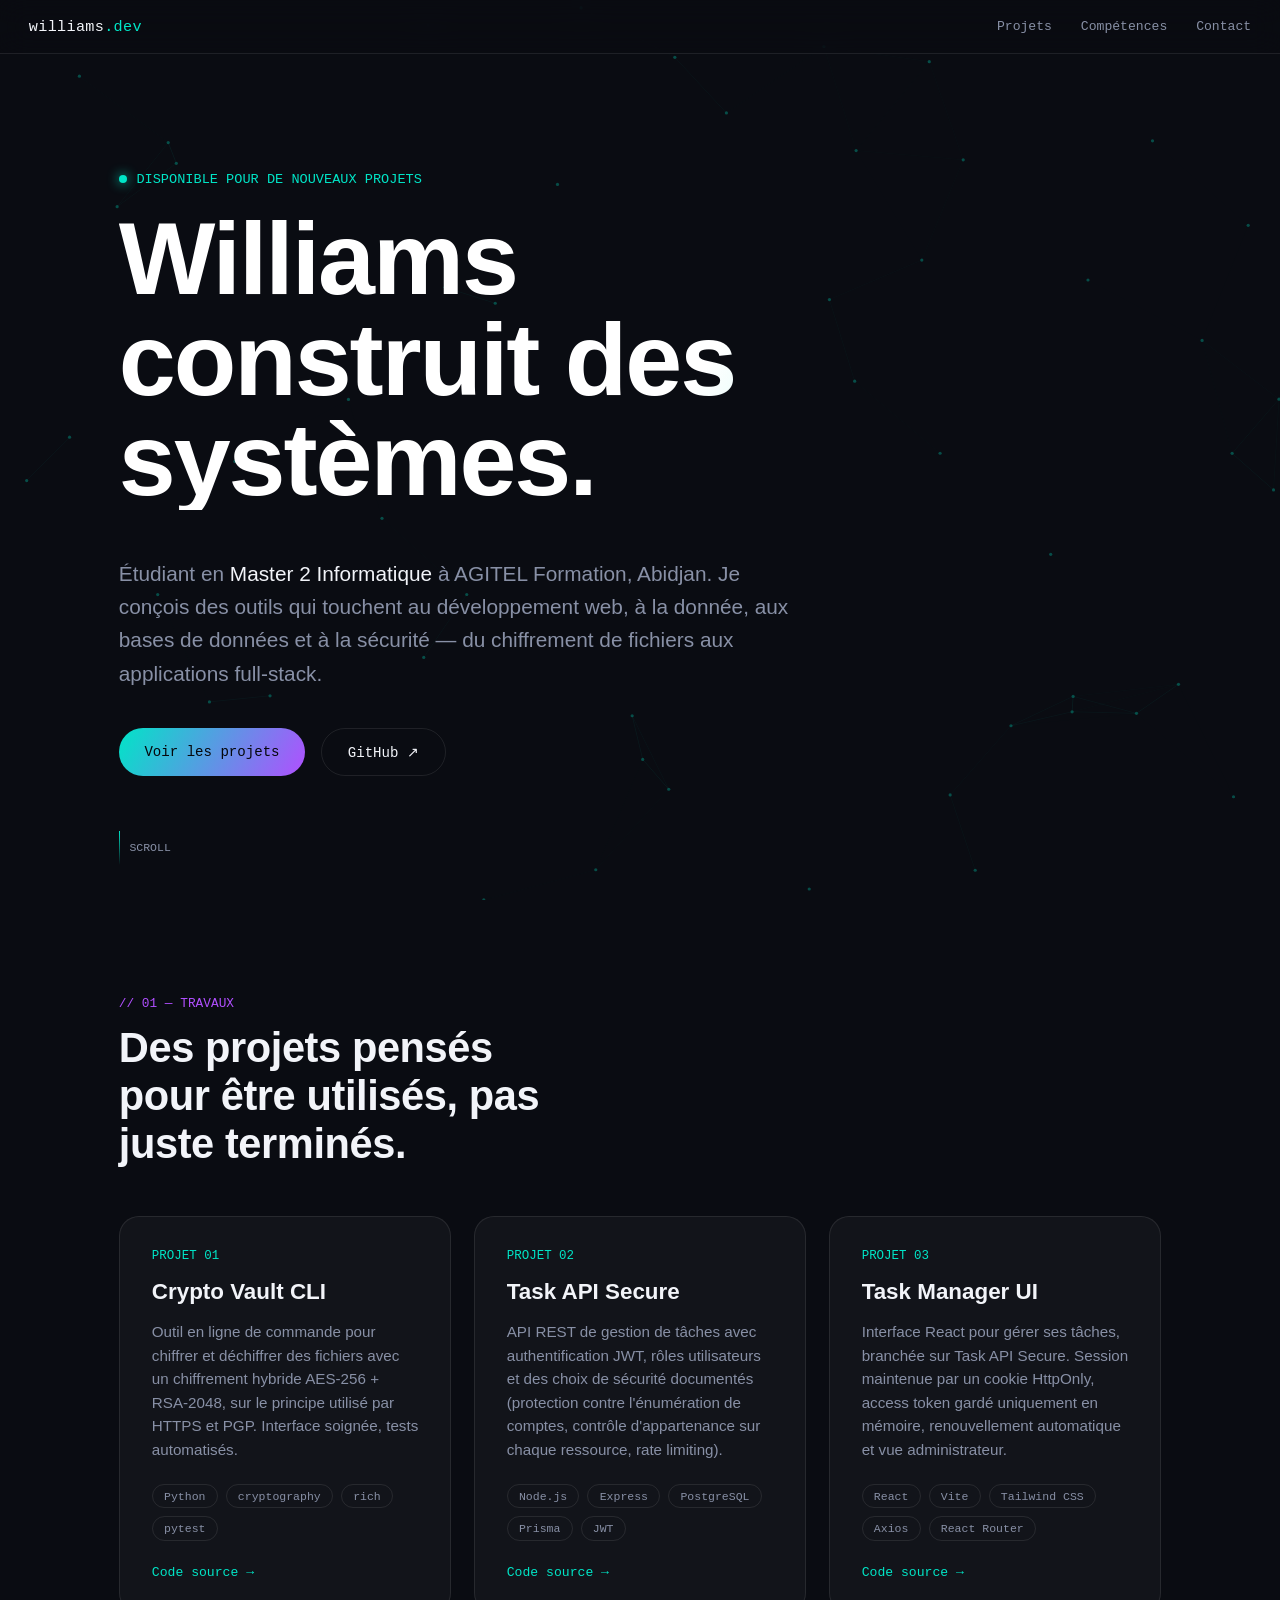
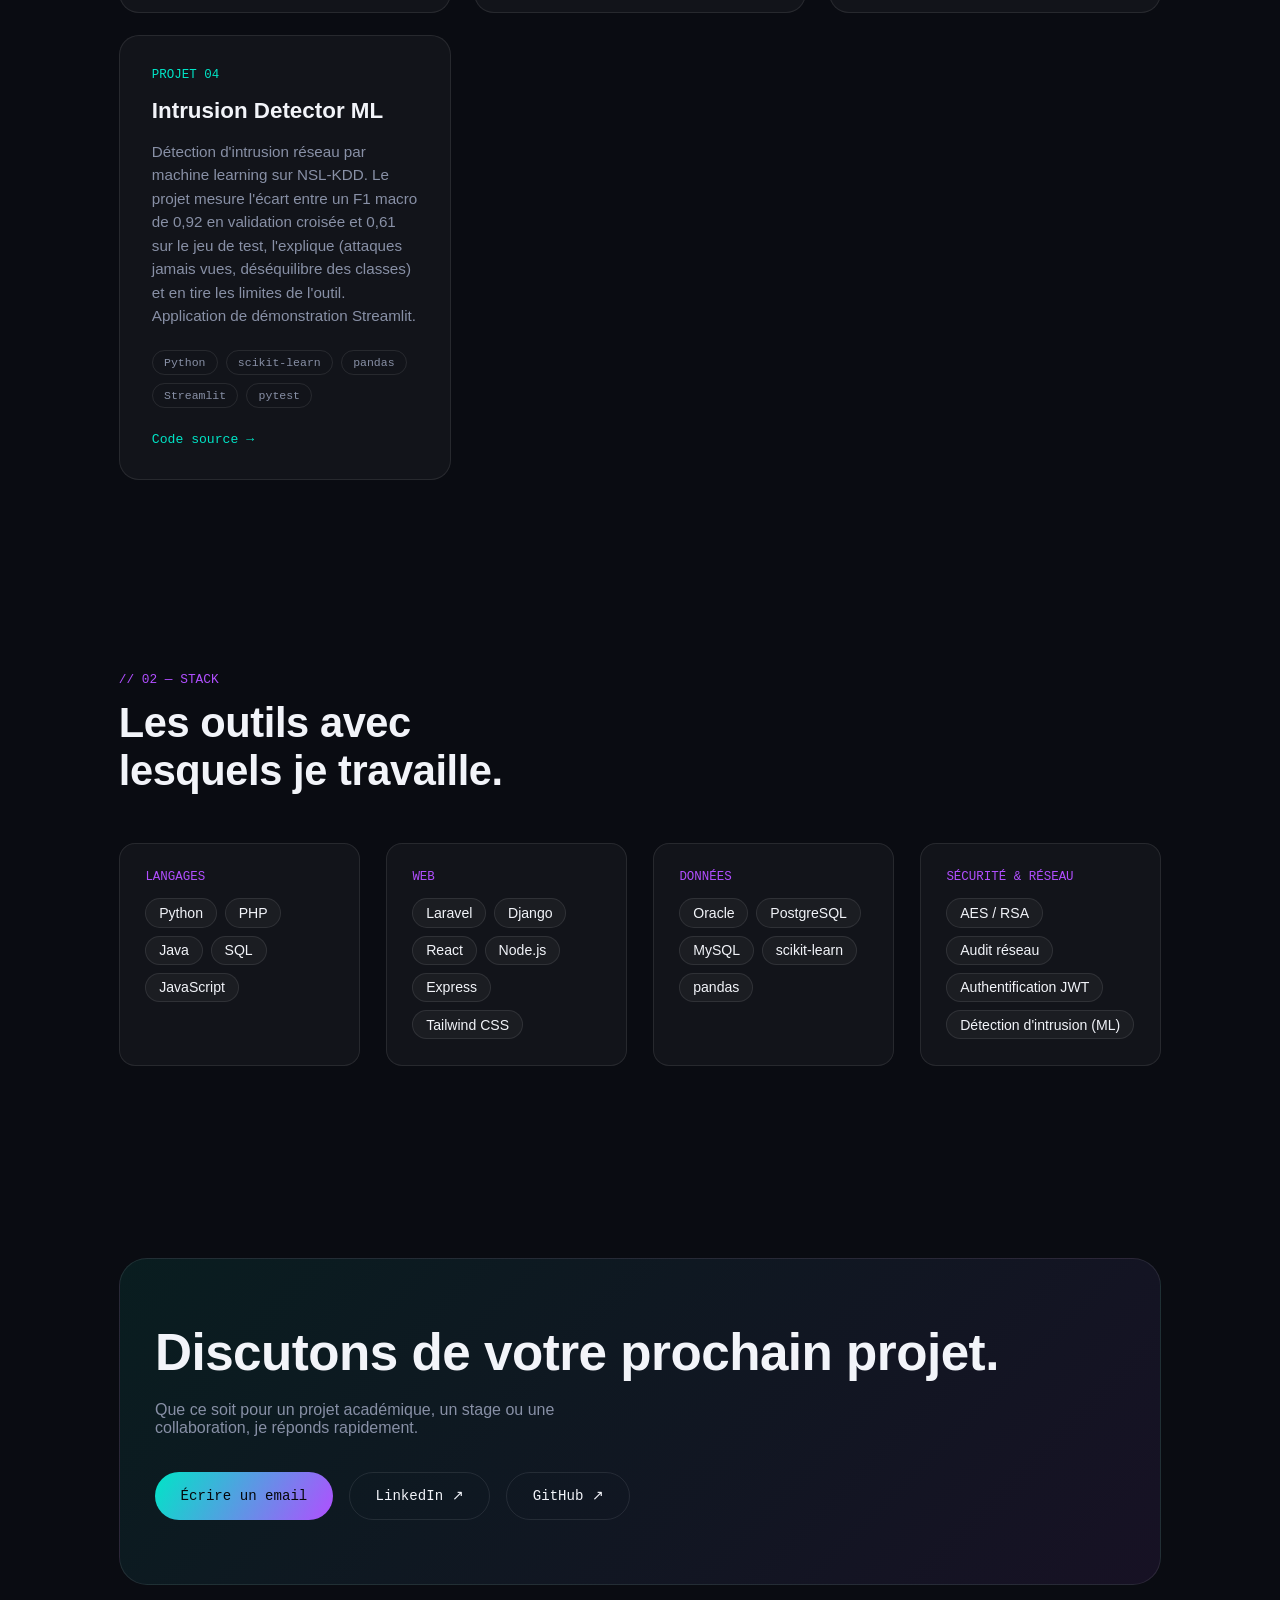
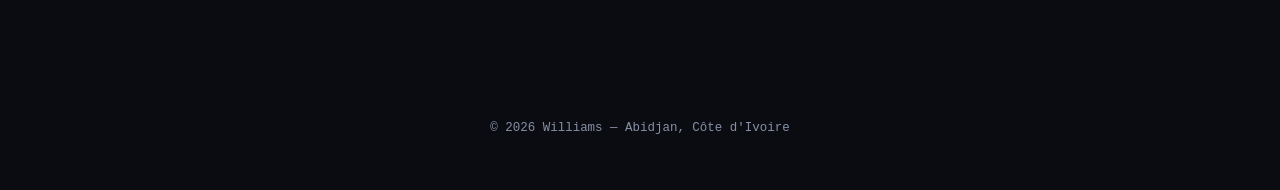
<file: index.html>
<!DOCTYPE html>
<html lang="fr">
<head>
<meta charset="UTF-8">
<meta name="viewport" content="width=device-width, initial-scale=1, viewport-fit=cover">
<meta http-equiv="Content-Security-Policy" content="default-src 'self'; script-src 'self'; style-src 'self' 'unsafe-inline' https://fonts.googleapis.com; font-src https://fonts.gstatic.com; img-src 'self' data:; base-uri 'self'; form-action 'none';">
<meta name="referrer" content="strict-origin-when-cross-origin">
<title>Williams — Portfolio</title>
<link rel="preconnect" href="https://fonts.googleapis.com">
<link rel="preconnect" href="https://fonts.gstatic.com" crossorigin>
<link href="https://fonts.googleapis.com/css2?family=Space+Grotesk:wght@400;500;600;700&family=JetBrains+Mono:wght@400;500&family=Inter:wght@400;500&display=swap" rel="stylesheet">
<link rel="stylesheet" href="style.css">
</head>
<body>

<canvas id="particles"></canvas>

<nav>
  <div class="nav-logo">williams<span>.dev</span></div>
  <div class="nav-links">
    <a href="#projets">Projets</a>
    <a href="#competences">Compétences</a>
    <a href="#contact">Contact</a>
  </div>
</nav>

<header class="hero">
  <div class="eyebrow">DISPONIBLE POUR DE NOUVEAUX PROJETS</div>
  <h1 class="hero-title">Williams<br>construit des<br>systèmes.</h1>
  <p class="hero-sub">Étudiant en <b>Master 2 Informatique</b> à AGITEL Formation, Abidjan. Je conçois des outils qui touchent au développement web, à la donnée, aux bases de données et à la sécurité — du chiffrement de fichiers aux applications full-stack.</p>
  <div class="cta-row">
    <a class="btn btn-primary" href="#projets">Voir les projets</a>
    <a class="btn btn-ghost" href="https://github.com/W1LL1VMS" target="_blank" rel="noopener noreferrer">GitHub ↗</a>
  </div>
  <div class="scroll-hint"><div class="line"></div>SCROLL</div>
</header>

<section id="projets">
  <div class="section-head">
    <div class="section-tag">// 01 — TRAVAUX</div>
    <div class="section-title">Des projets pensés pour être utilisés, pas juste terminés.</div>
  </div>
  <div class="projects-grid">

    <div class="project-card">
      <span class="project-num">PROJET 01</span>
      <h3 class="project-title">Crypto Vault CLI</h3>
      <p class="project-desc">Outil en ligne de commande pour chiffrer et déchiffrer des fichiers avec un chiffrement hybride AES-256 + RSA-2048, sur le principe utilisé par HTTPS et PGP. Interface soignée, tests automatisés.</p>
      <div class="project-stack">
        <span class="stack-pill">Python</span>
        <span class="stack-pill">cryptography</span>
        <span class="stack-pill">rich</span>
        <span class="stack-pill">pytest</span>
      </div>
      <div class="project-links">
        <a href="https://github.com/W1LL1VMS/crypto-vault-cli" target="_blank" rel="noopener noreferrer">Code source →</a>
      </div>
    </div>

    <div class="project-card">
      <span class="project-num">PROJET 02</span>
      <h3 class="project-title">Task API Secure</h3>
      <p class="project-desc">API REST de gestion de tâches avec authentification JWT, rôles utilisateurs et des choix de sécurité documentés (protection contre l'énumération de comptes, contrôle d'appartenance sur chaque ressource, rate limiting).</p>
      <div class="project-stack">
        <span class="stack-pill">Node.js</span>
        <span class="stack-pill">Express</span>
        <span class="stack-pill">PostgreSQL</span>
        <span class="stack-pill">Prisma</span>
        <span class="stack-pill">JWT</span>
      </div>
      <div class="project-links">
        <a href="https://github.com/W1LL1VMS/task-api-secure" target="_blank" rel="noopener noreferrer">Code source →</a>
      </div>
    </div>

    <div class="project-card">
      <span class="project-num">PROJET 03</span>
      <h3 class="project-title">Task Manager UI</h3>
      <p class="project-desc">Interface React pour gérer ses tâches, branchée sur Task API Secure. Session maintenue par un cookie HttpOnly, access token gardé uniquement en mémoire, renouvellement automatique et vue administrateur.</p>
      <div class="project-stack">
        <span class="stack-pill">React</span>
        <span class="stack-pill">Vite</span>
        <span class="stack-pill">Tailwind CSS</span>
        <span class="stack-pill">Axios</span>
        <span class="stack-pill">React Router</span>
      </div>
      <div class="project-links">
        <a href="https://github.com/W1LL1VMS/task-manager-ui" target="_blank" rel="noopener noreferrer">Code source →</a>
      </div>
    </div>


    <div class="project-card">
      <span class="project-num">PROJET 04</span>
      <h3 class="project-title">Intrusion Detector ML</h3>
      <p class="project-desc">Détection d'intrusion réseau par machine learning sur NSL-KDD. Le projet mesure l'écart entre un F1 macro de 0,92 en validation croisée et 0,61 sur le jeu de test, l'explique (attaques jamais vues, déséquilibre des classes) et en tire les limites de l'outil. Application de démonstration Streamlit.</p>
      <div class="project-stack">
        <span class="stack-pill">Python</span>
        <span class="stack-pill">scikit-learn</span>
        <span class="stack-pill">pandas</span>
        <span class="stack-pill">Streamlit</span>
        <span class="stack-pill">pytest</span>
      </div>
      <div class="project-links">
        <a href="https://github.com/W1LL1VMS/intrusion-detector-ml" target="_blank" rel="noopener noreferrer">Code source →</a>
      </div>
    </div>

  </div>
</section>

<section id="competences">
  <div class="section-head">
    <div class="section-tag">// 02 — STACK</div>
    <div class="section-title">Les outils avec lesquels je travaille.</div>
  </div>
  <div class="skills-grid">
    <div class="skill-card">
      <span class="skill-card-label">LANGAGES</span>
      <div class="skill-tags">
        <span class="skill-tag">Python</span><span class="skill-tag">PHP</span>
        <span class="skill-tag">Java</span><span class="skill-tag">SQL</span>
        <span class="skill-tag">JavaScript</span>
      </div>
    </div>
    <div class="skill-card">
      <span class="skill-card-label">WEB</span>
      <div class="skill-tags">
        <span class="skill-tag">Laravel</span><span class="skill-tag">Django</span>
        <span class="skill-tag">React</span><span class="skill-tag">Node.js</span>
        <span class="skill-tag">Express</span><span class="skill-tag">Tailwind CSS</span>
      </div>
    </div>
    <div class="skill-card">
      <span class="skill-card-label">DONNÉES</span>
      <div class="skill-tags">
        <span class="skill-tag">Oracle</span><span class="skill-tag">PostgreSQL</span>
        <span class="skill-tag">MySQL</span><span class="skill-tag">scikit-learn</span>
        <span class="skill-tag">pandas</span>
      </div>
    </div>
    <div class="skill-card">
      <span class="skill-card-label">SÉCURITÉ &amp; RÉSEAU</span>
      <div class="skill-tags">
        <span class="skill-tag">AES / RSA</span><span class="skill-tag">Audit réseau</span>
        <span class="skill-tag">Authentification JWT</span><span class="skill-tag">Détection d'intrusion (ML)</span>
      </div>
    </div>
  </div>
</section>

<section id="contact">
  <div class="contact-block">
    <div class="contact-title">Discutons de votre prochain projet.</div>
    <p class="contact-sub">Que ce soit pour un projet académique, un stage ou une collaboration, je réponds rapidement.</p>
    <div class="cta-row">
      <a class="btn btn-primary" href="mailto:aoussi.williams%40gmail.com">Écrire un email</a>
      <a class="btn btn-ghost" href="https://linkedin.com/in/williams-aoussi" target="_blank" rel="noopener noreferrer">LinkedIn ↗</a>
      <a class="btn btn-ghost" href="https://github.com/W1LL1VMS" target="_blank" rel="noopener noreferrer">GitHub ↗</a>
    </div>
  </div>
</section>

<footer>© 2026 Williams — Abidjan, Côte d'Ivoire</footer>

<script src="script.js"></script>
</body>
</html>
</file>
<file: style.css>
:root {
    --bg: #0A0C12;
    --bg2: #10141D;
    --ink: #F2F4F9;
    --ink-muted: #8890A6;
    --accent1: #00E5C7;
    --accent2: #B14FFF;
    --line: rgba(255,255,255,0.09);
    --card: rgba(255,255,255,0.035);
    box-sizing: border-box;
    padding-top: env(safe-area-inset-top, 0px);
    padding-bottom: env(safe-area-inset-bottom, 0px);
  }
  :root[data-theme="light"] {
    --bg: #0A0C12; --bg2: #10141D; --ink: #F2F4F9; --ink-muted: #8890A6;
  }
  html { scroll-padding-top: env(safe-area-inset-top, 0px); scroll-behavior: smooth; }
  * { box-sizing: border-box; }
  body {
    margin: 0; background: var(--bg); color: var(--ink);
    font-family: 'Inter', -apple-system, sans-serif;
    overflow-x: hidden;
  }
  .mono { font-family: 'JetBrains Mono', monospace; }
  h1, h2, h3, .display { font-family: 'Space Grotesk', sans-serif; }

  #particles {
    position: fixed; inset: 0; z-index: 0; pointer-events: none; opacity: .55;
  }

  /* ---------- NAV ---------- */
  nav {
    position: fixed; top: env(safe-area-inset-top, 0px); left: 0; right: 0; z-index: 50;
    display: flex; justify-content: space-between; align-items: center;
    padding: 1.1rem 1.8rem;
    background: rgba(10,12,18,0.65); backdrop-filter: blur(14px);
    border-bottom: 1px solid var(--line);
  }
  .nav-logo { font-family: 'JetBrains Mono', monospace; font-weight: 500; font-size: .95rem; letter-spacing: .02em; }
  .nav-logo span { color: var(--accent1); }
  .nav-links { display: flex; gap: 1.8rem; font-family: 'JetBrains Mono', monospace; font-size: .82rem; color: var(--ink-muted); }
  .nav-links a { color: inherit; text-decoration: none; transition: color .2s; }
  .nav-links a:hover { color: var(--accent1); }
  @media (max-width: 640px) { .nav-links { display: none; } }

  /* ---------- HERO ---------- */
  header.hero {
    position: relative; z-index: 1;
    min-height: 100svh; display: flex; flex-direction: column; justify-content: center;
    padding: 6rem 1.8rem 3rem; max-width: 1100px; margin: 0 auto;
  }
  .eyebrow {
    font-family: 'JetBrains Mono', monospace; font-size: .85rem; color: var(--accent1);
    margin-bottom: 1.4rem; display: flex; align-items: center; gap: .6rem;
  }
  .eyebrow::before {
    content: ""; width: 8px; height: 8px; border-radius: 50%; background: var(--accent1);
    box-shadow: 0 0 12px var(--accent1); animation: pulse 1.8s ease-in-out infinite;
  }
  @keyframes pulse { 0%,100% { opacity: 1; } 50% { opacity: .35; } }

  .hero-title {
    font-weight: 700; font-size: clamp(3rem, 9vw, 6.4rem); line-height: .98;
    letter-spacing: -0.02em; margin: 0 0 1.6rem;
    background: linear-gradient(120deg, #FFFFFF 30%, var(--accent1) 65%, var(--accent2) 100%);
    -webkit-background-clip: text; background-clip: text; color: transparent;
    background-size: 200% 100%; animation: shine 6s linear infinite;
  }
  @keyframes shine { to { background-position: -200% 0; } }

  .hero-sub {
    max-width: 60ch; font-size: clamp(1.05rem, 2vw, 1.3rem); color: var(--ink-muted);
    line-height: 1.6; margin-bottom: 2.4rem;
  }
  .hero-sub b { color: var(--ink); font-weight: 500; }

  .cta-row { display: flex; gap: 1rem; flex-wrap: wrap; }
  .btn {
    font-family: 'JetBrains Mono', monospace; font-size: .88rem; padding: .9rem 1.6rem;
    border-radius: 999px; text-decoration: none; display: inline-flex; align-items: center; gap: .5rem;
    transition: transform .25s ease, box-shadow .25s ease;
  }
  .btn-primary {
    background: linear-gradient(120deg, var(--accent1), var(--accent2)); color: #05070B; font-weight: 500;
    box-shadow: 0 0 0 rgba(0,229,199,0);
  }
  .btn-primary:hover { transform: translateY(-3px); box-shadow: 0 10px 30px rgba(0,229,199,.28); }
  .btn-ghost { border: 1px solid var(--line); color: var(--ink); }
  .btn-ghost:hover { border-color: var(--accent1); color: var(--accent1); transform: translateY(-3px); }

  .scroll-hint {
    position: absolute; bottom: 2.2rem; left: 1.8rem;
    font-family: 'JetBrains Mono', monospace; font-size: .72rem; color: var(--ink-muted);
    display: flex; align-items: center; gap: .6rem;
  }
  .scroll-hint .line { width: 1px; height: 34px; background: linear-gradient(var(--accent1), transparent); animation: drop 2s ease-in-out infinite; }
  @keyframes drop { 0% { transform: scaleY(0); transform-origin: top; } 50% { transform: scaleY(1); transform-origin: top; } 51% { transform-origin: bottom; } 100% { transform: scaleY(0); transform-origin: bottom; } }

  /* ---------- SECTIONS ---------- */
  section { position: relative; z-index: 1; max-width: 1100px; margin: 0 auto; padding: 6rem 1.8rem; }
  .section-head { margin-bottom: 3rem; }
  .section-tag { font-family: 'JetBrains Mono', monospace; font-size: .8rem; color: var(--accent2); margin-bottom: .8rem; }
  .section-title { font-size: clamp(1.8rem, 4vw, 2.6rem); font-weight: 600; letter-spacing: -0.01em; max-width: 20ch; }

  /* ---------- PROJECTS ---------- */
  .projects-grid { display: grid; grid-template-columns: repeat(auto-fit, minmax(320px, 1fr)); gap: 1.4rem; }
  .project-card {
    position: relative; padding: 2rem; border-radius: 20px;
    background: var(--card); border: 1px solid var(--line);
    overflow: hidden; transition: transform .3s ease, border-color .3s ease;
  }
  .project-card::before {
    content: ""; position: absolute; inset: -1px; border-radius: 20px; padding: 1px;
    background: linear-gradient(140deg, var(--accent1), transparent 40%, var(--accent2));
    -webkit-mask: linear-gradient(#fff 0 0) content-box, linear-gradient(#fff 0 0);
    -webkit-mask-composite: xor; mask-composite: exclude;
    opacity: 0; transition: opacity .3s ease;
  }
  .project-card:hover { transform: translateY(-6px); }
  .project-card:hover::before { opacity: 1; }
  .project-num { font-family: 'JetBrains Mono', monospace; font-size: .78rem; color: var(--accent1); margin-bottom: 1rem; display: block; }
  .project-title { font-size: 1.4rem; font-weight: 600; margin: 0 0 .8rem; }
  .project-desc { color: var(--ink-muted); font-size: .95rem; margin-bottom: 1.4rem; line-height: 1.55; }
  .project-stack { display: flex; flex-wrap: wrap; gap: .5rem; margin-bottom: 1.5rem; }
  .stack-pill {
    font-family: 'JetBrains Mono', monospace; font-size: .72rem; padding: .3rem .7rem;
    border-radius: 999px; border: 1px solid var(--line); color: var(--ink-muted);
  }
  .project-links { display: flex; gap: 1.2rem; font-family: 'JetBrains Mono', monospace; font-size: .82rem; }
  .project-links a { color: var(--accent1); text-decoration: none; display: inline-flex; align-items: center; gap: .35rem; }
  .project-links a:hover { color: var(--accent2); }

  .project-card.placeholder { border-style: dashed; opacity: .55; }
  .project-card.placeholder:hover { transform: none; }
  .project-card.placeholder .project-title { color: var(--ink-muted); font-weight: 500; }

  /* ---------- SKILLS ---------- */
  .skills-grid { display: grid; grid-template-columns: repeat(auto-fit, minmax(230px, 1fr)); gap: 1.6rem; }
  .skill-card { padding: 1.6rem; border-radius: 16px; border: 1px solid var(--line); background: var(--card); }
  .skill-card-label { font-family: 'JetBrains Mono', monospace; font-size: .78rem; color: var(--accent2); margin-bottom: .9rem; display: block; }
  .skill-tags { display: flex; flex-wrap: wrap; gap: .5rem; }
  .skill-tag { font-size: .88rem; padding: .35rem .8rem; border-radius: 999px; background: rgba(255,255,255,.04); border: 1px solid var(--line); }

  /* ---------- CONTACT ---------- */
  .contact-block {
    text-align: left; padding: 4rem 2.2rem; border-radius: 28px;
    background: linear-gradient(135deg, rgba(0,229,199,.08), rgba(177,79,255,.08));
    border: 1px solid var(--line);
  }
  .contact-title { font-size: clamp(2rem, 5vw, 3.2rem); font-weight: 700; margin: 0 0 1.2rem; letter-spacing: -0.01em; }
  .contact-sub { color: var(--ink-muted); max-width: 50ch; margin-bottom: 2.2rem; }

  footer { position: relative; z-index: 1; padding: 2.5rem 1.8rem 3rem; text-align: center; font-family: 'JetBrains Mono', monospace; font-size: .78rem; color: var(--ink-muted); }

  @media (prefers-reduced-motion: reduce) {
    * { animation: none !important; transition: none !important; }
  }
</file>
